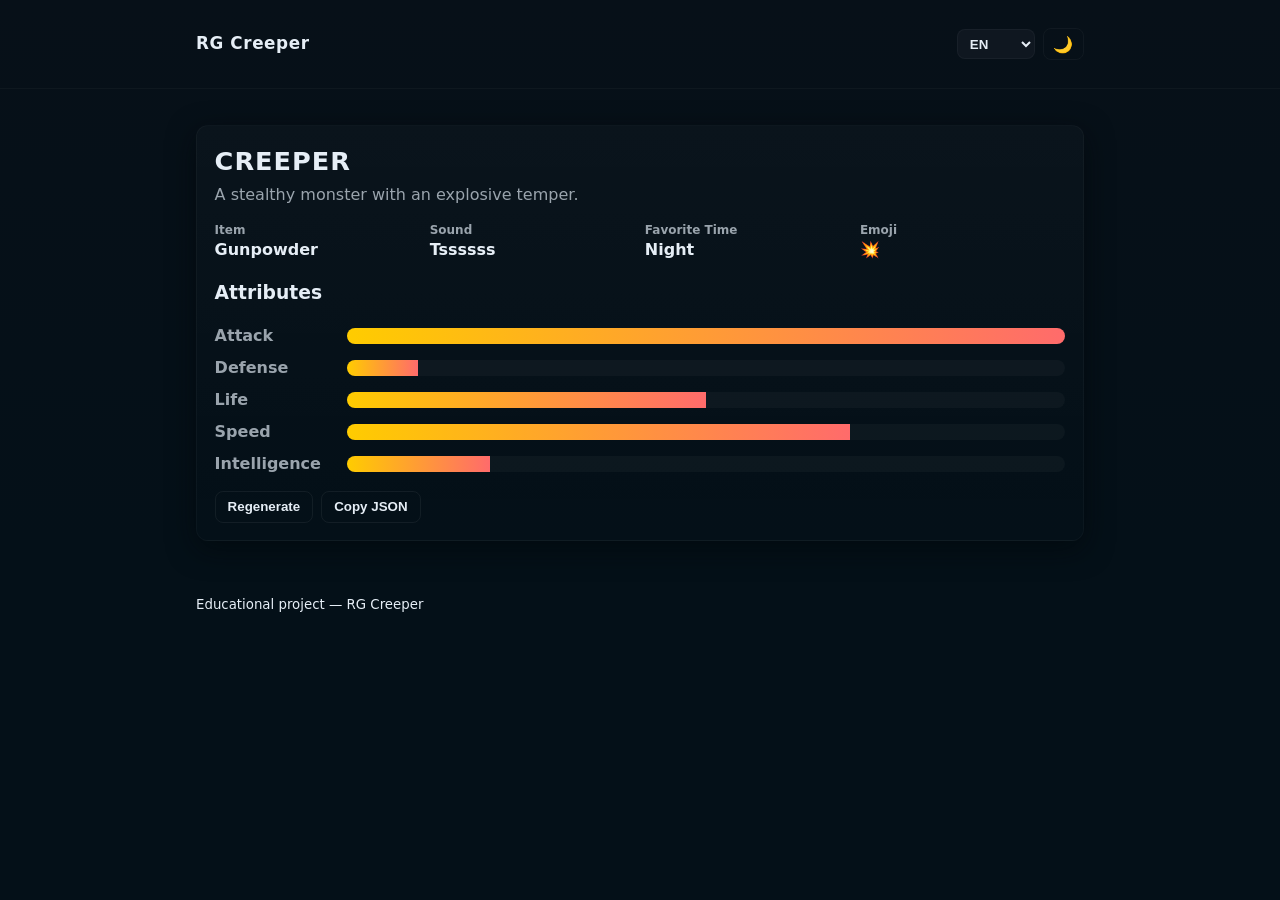
<file: index.html>
<!doctype html>
<html lang="en-US">
<head>
  <meta charset="utf-8" />
  <meta name="viewport" content="width=device-width,initial-scale=1" />
  <title>RG Creeper — Interactive Card</title>
  <link rel="stylesheet" href="style.css" />
</head>
<body class="theme-dark">
  <header class="site-header" role="banner">
    <div class="container header-inner">
      <h1 id="site-title">RG Creeper</h1>

      <div class="controls" role="region" aria-label="Controls">
        <label for="lang-select" class="visually-hidden">Language</label>
        <select id="lang-select" aria-label="Choose language">
          <option value="en">EN</option>
          <option value="pt-BR">PT-BR</option>
          <option value="es">ES</option>
        </select>

        <button id="theme-toggle" aria-pressed="true" aria-label="Toggle dark and light mode">
          <span id="theme-icon" aria-hidden="true">🌙</span>
        </button>
      </div>
    </div>
  </header>

  <main class="container" id="main" role="main">
    <article class="card" aria-labelledby="monster-name" id="rg-card">
      <header class="card-header">
        <h2 id="monster-name">CREEPER</h2>
        <p id="monster-desc" class="muted">A stealthy monster with an explosive temper.</p>
      </header>

      <section class="card-meta" aria-label="Basic info">
        <dl>
          <div>
            <dt><strong>Item</strong></dt>
            <dd id="item">Gunpowder</dd>
          </div>
          <div>
            <dt><strong>Sound</strong></dt>
            <dd id="sound">Tssssss</dd>
          </div>
          <div>
            <dt><strong>Favorite Time</strong></dt>
            <dd id="favorite-time">Night</dd>
          </div>
          <div>
            <dt><strong>Emoji</strong></dt>
            <dd id="emoji" aria-hidden="true">💥</dd>
          </div>
        </dl>
      </section>

      <section class="attributes" aria-labelledby="attributes-title">
        <h3 id="attributes-title">Attributes</h3>

        <ul class="attr-list" id="attr-list" role="list">
          <!-- JS populates attribute items -->
        </ul>
      </section>

      <footer class="card-footer">
        <button id="regen" class="btn">Regenerate</button>
        <button id="copy-btn" class="btn">Copy JSON</button>
        <div id="status" class="status" aria-live="polite"></div>
      </footer>
    </article>
  </main>

  <footer class="site-footer" role="contentinfo">
    <div class="container">
      <small id="credits">Educational project — RG Creeper</small>
    </div>
  </footer>

  <script src="script.js" defer></script>
</body>
</html>
</file>
<file: style.css>
:root{
  --bg: #071018;
  --card: #0f1720;
  --muted: #9aa4ad;
  --text: #e6eef6;
  --accent: #ffcc00;
  --accent-2: #ff6b6b;
  --glass: rgba(255,255,255,0.03);
  --radius: 12px;
  --max-width: 920px;
  --gap: 1rem;
}

/* Light theme overrides */
body.theme-light{
  --bg: #f6f8fa;
  --card: #ffffff;
  --muted: #55606a;
  --text: #0b1220;
  --accent: #b58900;
  --glass: rgba(11,18,32,0.03);
}

*{box-sizing:border-box}
html,body{height:100%}
body{
  margin:0;
  font-family:Inter, system-ui, -apple-system, "Segoe UI", Roboto, "Helvetica Neue", Arial;
  background:linear-gradient(180deg,var(--bg), #041018 60%);
  color:var(--text);
  -webkit-font-smoothing:antialiased;
  -moz-osx-font-smoothing:grayscale;
  line-height:1.4;
}

/* Container */
.container{
  max-width:var(--max-width);
  margin:0 auto;
  padding:1rem;
}

/* Header */
.site-header{
  padding:0.75rem 0;
  border-bottom:1px solid rgba(255,255,255,0.03);
}
.header-inner{
  display:flex;
  gap:var(--gap);
  align-items:center;
  justify-content:space-between;
}
#site-title{font-size:1.05rem;margin:0;font-weight:700;letter-spacing:0.6px}

/* Controls */
.controls{display:flex;gap:0.5rem;align-items:center}
#lang-select{
  background:var(--card);
  color:var(--text);
  border:1px solid rgba(255,255,255,0.04);
  padding:0.35rem 0.5rem;
  border-radius:8px;
  font-weight:600;
}
#theme-toggle{
  background:transparent;
  border:1px solid rgba(255,255,255,0.04);
  color:var(--text);
  padding:0.35rem 0.6rem;
  border-radius:8px;
  cursor:pointer;
  font-size:1rem;
}

/* Card */
.card{
  background:linear-gradient(180deg, rgba(255,255,255,0.02), transparent);
  border-radius:var(--radius);
  padding:1.1rem;
  margin:1.25rem 0;
  box-shadow:0 8px 28px rgba(2,6,10,0.6);
  border:1px solid rgba(255,255,255,0.03);
}
.card-header h2{margin:0;font-size:1.6rem;letter-spacing:1px}
.muted{color:var(--muted);margin-top:0.25rem}

/* Meta */
.card-meta dl{display:grid;grid-template-columns:repeat(auto-fit,minmax(140px,1fr));gap:0.6rem;margin:1rem 0}
.card-meta dt{font-size:0.75rem;color:var(--muted)}
.card-meta dd{margin:0;font-weight:700}

/* Attributes */
.attributes{margin-top:0.5rem}
.attr-list{list-style:none;padding:0;margin:0;display:grid;gap:0.6rem}
.attr-item{display:flex;align-items:center;gap:0.75rem;justify-content:space-between}
.attr-label{min-width:120px;color:var(--muted);font-weight:600}
.progress{
  flex:1;
  height:16px;
  background:var(--glass);
  border-radius:999px;
  overflow:hidden;
  display:flex;
  align-items:center;
}
.progress > i{
  display:block;
  height:100%;
  background:linear-gradient(90deg,var(--accent),var(--accent-2));
  width:0%;
  transition:width 600ms ease;
}

/* Footer */
.card-footer{display:flex;gap:0.5rem;align-items:center;margin-top:1rem}
.btn{
  background:transparent;
  border:1px solid rgba(255,255,255,0.06);
  color:var(--text);
  padding:0.45rem 0.75rem;
  border-radius:8px;
  cursor:pointer;
  font-weight:600;
}
.status{margin-left:auto;color:var(--muted);font-size:0.9rem}

/* Responsive */
@media (max-width:640px){
  .header-inner{flex-direction:column;align-items:flex-start;gap:0.5rem}
  .card-meta dl{grid-template-columns:repeat(2,1fr)}
}

/* Accessibility helpers */
.visually-hidden{
  position:absolute!important;
  height:1px;width:1px;
  overflow:hidden;clip:rect(1px,1px,1px,1px);
  white-space:nowrap;border:0;padding:0;margin:-1px;
}
</file>
<file: docs/style.css>
:root{
  --bg: #071018;
  --card: #0f1720;
  --muted: #9aa4ad;
  --text: #e6eef6;
  --accent: #ffcc00;
  --accent-2: #ff6b6b;
  --glass: rgba(255,255,255,0.03);
  --radius: 12px;
  --max-width: 920px;
  --gap: 1rem;
}

/* Light theme overrides */
body.theme-light{
  --bg: #f6f8fa;
  --card: #ffffff;
  --muted: #55606a;
  --text: #0b1220;
  --accent: #b58900;
  --glass: rgba(11,18,32,0.03);
}

*{box-sizing:border-box}
html,body{height:100%}
body{
  margin:0;
  font-family:Inter, system-ui, -apple-system, "Segoe UI", Roboto, "Helvetica Neue", Arial;
  background:linear-gradient(180deg,var(--bg), #041018 60%);
  color:var(--text);
  -webkit-font-smoothing:antialiased;
  -moz-osx-font-smoothing:grayscale;
  line-height:1.4;
}

/* Container */
.container{
  max-width:var(--max-width);
  margin:0 auto;
  padding:1rem;
}

/* Header */
.site-header{
  padding:0.75rem 0;
  border-bottom:1px solid rgba(255,255,255,0.03);
}
.header-inner{
  display:flex;
  gap:var(--gap);
  align-items:center;
  justify-content:space-between;
}
#site-title{font-size:1.05rem;margin:0;font-weight:700;letter-spacing:0.6px}

/* Controls */
.controls{display:flex;gap:0.5rem;align-items:center}
#lang-select{
  background:var(--card);
  color:var(--text);
  border:1px solid rgba(255,255,255,0.04);
  padding:0.35rem 0.5rem;
  border-radius:8px;
  font-weight:600;
}
#theme-toggle{
  background:transparent;
  border:1px solid rgba(255,255,255,0.04);
  color:var(--text);
  padding:0.35rem 0.6rem;
  border-radius:8px;
  cursor:pointer;
  font-size:1rem;
}

/* Card */
.card{
  background:linear-gradient(180deg, rgba(255,255,255,0.02), transparent);
  border-radius:var(--radius);
  padding:1.1rem;
  margin:1.25rem 0;
  box-shadow:0 8px 28px rgba(2,6,10,0.6);
  border:1px solid rgba(255,255,255,0.03);
}
.card-header h2{margin:0;font-size:1.6rem;letter-spacing:1px}
.muted{color:var(--muted);margin-top:0.25rem}

/* Meta */
.card-meta dl{display:grid;grid-template-columns:repeat(auto-fit,minmax(140px,1fr));gap:0.6rem;margin:1rem 0}
.card-meta dt{font-size:0.75rem;color:var(--muted)}
.card-meta dd{margin:0;font-weight:700}

/* Attributes */
.attributes{margin-top:0.5rem}
.attr-list{list-style:none;padding:0;margin:0;display:grid;gap:0.6rem}
.attr-item{display:flex;align-items:center;gap:0.75rem;justify-content:space-between}
.attr-label{min-width:120px;color:var(--muted);font-weight:600}
.progress{
  flex:1;
  height:16px;
  background:var(--glass);
  border-radius:999px;
  overflow:hidden;
  display:flex;
  align-items:center;
}
.progress > i{
  display:block;
  height:100%;
  background:linear-gradient(90deg,var(--accent),var(--accent-2));
  width:0%;
  transition:width 600ms ease;
}

/* Footer */
.card-footer{display:flex;gap:0.5rem;align-items:center;margin-top:1rem}
.btn{
  background:transparent;
  border:1px solid rgba(255,255,255,0.06);
  color:var(--text);
  padding:0.45rem 0.75rem;
  border-radius:8px;
  cursor:pointer;
  font-weight:600;
}
.status{margin-left:auto;color:var(--muted);font-size:0.9rem}

/* Responsive */
@media (max-width:640px){
  .header-inner{flex-direction:column;align-items:flex-start;gap:0.5rem}
  .card-meta dl{grid-template-columns:repeat(2,1fr)}
}

/* Accessibility helpers */
.visually-hidden{
  position:absolute!important;
  height:1px;width:1px;
  overflow:hidden;clip:rect(1px,1px,1px,1px);
  white-space:nowrap;border:0;padding:0;margin:-1px;
}
</file>
